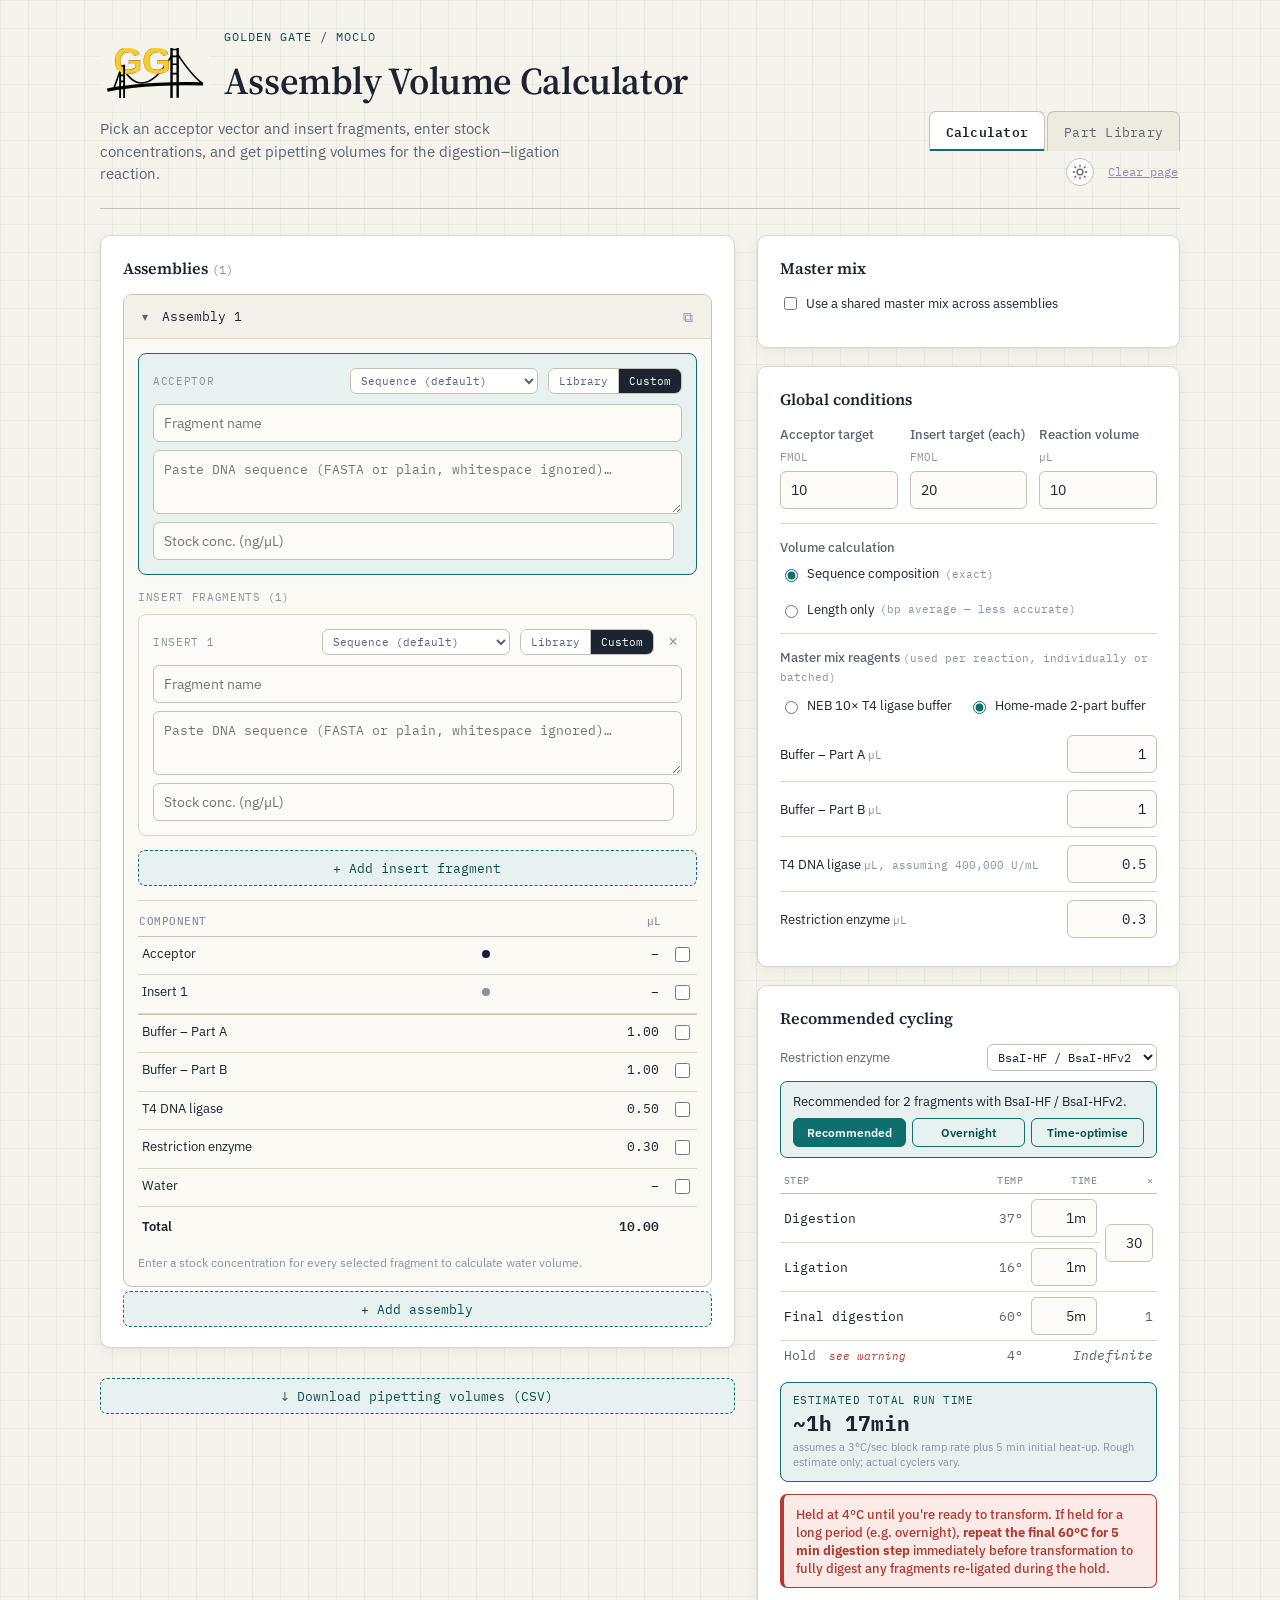
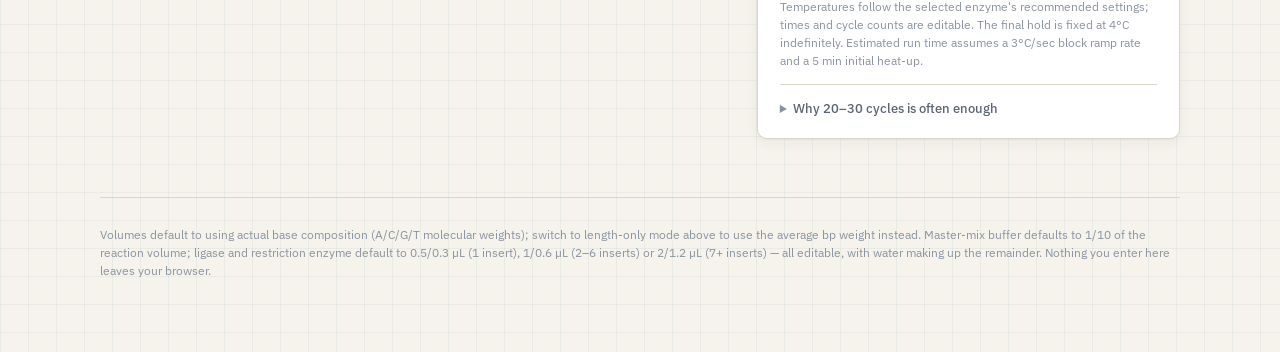
<file: index.html>
<!DOCTYPE html>
<html lang="en">
<head>
<meta charset="UTF-8">
<meta name="viewport" content="width=device-width, initial-scale=1.0">
<title>Golden Gate Assembly Calculator</title>
<script>
(function(){
  try {
    var stored = localStorage.getItem('gg-calc-theme');
    if (stored === 'light' || stored === 'dark') document.documentElement.setAttribute('data-theme', stored);
  } catch(e){}
})();
</script>
<link rel="preconnect" href="https://fonts.googleapis.com">
<link rel="preconnect" href="https://fonts.gstatic.com" crossorigin>
<link href="https://fonts.googleapis.com/css2?family=Source+Serif+4:opsz,wght@8..60,400;8..60,500;8..60,600;8..60,700&family=IBM+Plex+Sans:wght@400;500;600&family=IBM+Plex+Mono:wght@400;500;600&display=swap" rel="stylesheet">
<link rel="stylesheet" href="css/styles.css">
<link rel="icon" type="image/svg+xml" href="images/logo.svg">
</head>
<body>
<div class="page">

  <header class="site-header">
    <div class="titles">
      <div class="title-row">
        <img src="images/logo.svg" alt="" class="site-logo">
        <div>
          <p class="eyebrow">Golden Gate / MoClo</p>
          <h1>Assembly Volume Calculator</h1>
        </div>
      </div>
      <p class="dek">Pick an acceptor vector and insert fragments, enter stock concentrations, and get pipetting volumes for the digestion&ndash;ligation reaction.</p>
    </div>
    <div class="header-actions">
      <nav class="tabs" role="tablist">
        <button class="tab-btn active" data-tab="calc" role="tab" aria-selected="true">Calculator</button>
        <button class="tab-btn" data-tab="db" role="tab" aria-selected="false">Part Library</button>
      </nav>
      <div class="header-actions-row">
        <button id="theme-toggle-btn" class="theme-toggle-btn" type="button" title="Toggle dark mode" aria-label="Switch to dark mode">
          <svg class="icon-sun" viewBox="0 0 20 20" width="16" height="16" fill="none" stroke="currentColor" stroke-width="1.6" stroke-linecap="round">
            <circle cx="10" cy="10" r="3.6"/>
            <path d="M10 1.5v2M10 16.5v2M3.5 3.5l1.4 1.4M15.1 15.1l1.4 1.4M1.5 10h2M16.5 10h2M3.5 16.5l1.4-1.4M15.1 4.9l1.4-1.4"/>
          </svg>
          <svg class="icon-moon" viewBox="0 0 20 20" width="16" height="16" fill="none" stroke="currentColor" stroke-width="1.6" stroke-linecap="round" stroke-linejoin="round">
            <path d="M17 11.2A7 7 0 0 1 8.8 3 7.4 7.4 0 1 0 17 11.2Z"/>
          </svg>
        </button>
        <button id="clear-page-btn" class="clear-btn" type="button">Clear page</button>
      </div>
    </div>
  </header>

  <main>
    <section id="tab-calc" class="tab-panel">
      <div class="calc-grid">
        <div class="calc-main">

          <div class="card">
            <h2>Assemblies <span class="count" id="assembly-count"></span></h2>
            <div id="assembly-list"></div>
            <button id="add-assembly-btn" class="btn-add" type="button">+ Add assembly</button>
          </div>

          <button id="download-csv-btn" class="btn-add" type="button">&darr; Download pipetting volumes (CSV)</button>

        </div>

        <aside class="calc-side">
          <div class="card">
            <h2>Master mix</h2>
            <label class="radio-option mm-toggle-row">
              <input type="checkbox" id="in-mmEnabled"> Use a shared master mix across assemblies
            </label>
            <div id="mastermix-batch"></div>
          </div>

          <div class="card">
            <h2>Global conditions</h2>
            <div class="setup-fields">
              <label>Acceptor target <span class="unit">FMOL</span>
                <input type="number" id="in-accFmol" value="10" min="0" step="any">
                <button type="button" class="reset-link" id="reset-accFmol" hidden>reset</button>
              </label>
              <label>Insert target (each) <span class="unit">FMOL</span>
                <input type="number" id="in-insFmol" value="20" min="0" step="any">
                <button type="button" class="reset-link" id="reset-insFmol" hidden>reset</button>
              </label>
              <label>Reaction volume <span class="unit">&micro;L</span>
                <input type="number" id="in-totalVol" value="10" min="0" step="any">
              </label>
            </div>
            <div class="calc-mode-row">
              <span class="field-label">Volume calculation</span>
              <div class="radio-row">
                <label class="radio-option"><input type="radio" name="calcMode" value="sequence" checked> Sequence composition <span class="unit">(exact)</span></label>
                <label class="radio-option"><input type="radio" name="calcMode" value="length"> Length only <span class="unit">(bp average &mdash; less accurate)</span></label>
              </div>
            </div>
            <div class="mm-settings-row">
              <span class="field-label">Master mix reagents <span class="unit">(used per reaction, individually or batched)</span></span>
              <div id="mastermix-fields"></div>
            </div>
          </div>

          <div class="card">
            <h2>Recommended cycling</h2>
            <div id="cycling-enzyme-select"></div>
            <div id="cycling-suggest"></div>
            <div id="cycling-table-wrap"></div>
            <div class="cycling-total-box" id="cycling-total"></div>
            <div id="cycling-hold-warning"></div>
            <p class="note">Temperatures follow the selected enzyme's recommended settings; times and cycle counts are editable. The final hold is fixed at 4&deg;C indefinitely. Estimated run time assumes a 3&deg;C/sec block ramp rate and a 5 min initial heat-up.</p>

            <details class="cyc-evidence">
              <summary class="field-label">Why 20&ndash;30 cycles is often enough</summary>

              <p class="cyc-chart-title">Efficiency <span class="unit">blue colonies / 100&nbsp;&micro;l outgrowth</span></p>
              <svg class="cyc-chart" viewBox="0 0 320 150" role="img" aria-label="Line chart: assembly efficiency rises from 0 to about 146 blue colonies as cycle count increases from 0 to 60 cycles, with no plateau.">
                <line x1="30" y1="10" x2="312" y2="10" class="cyc-grid-line"/>
                <line x1="30" y1="69" x2="312" y2="69" class="cyc-grid-line"/>
                <line x1="30" y1="128" x2="312" y2="128" class="cyc-axis-line"/>
                <text x="26" y="13.5" text-anchor="end" class="cyc-axis-label">160</text>
                <text x="26" y="72.5" text-anchor="end" class="cyc-axis-label">80</text>
                <text x="26" y="131.5" text-anchor="end" class="cyc-axis-label">0</text>
                <text x="30" y="142" text-anchor="middle" class="cyc-axis-label">0</text>
                <text x="100.5" y="142" text-anchor="middle" class="cyc-axis-label">15</text>
                <text x="171" y="142" text-anchor="middle" class="cyc-axis-label">30</text>
                <text x="241.5" y="142" text-anchor="middle" class="cyc-axis-label">45</text>
                <text x="312" y="142" text-anchor="middle" class="cyc-axis-label">60</text>
                <line x1="171" y1="10" x2="171" y2="128" class="cyc-ref-line"/>
                <polygon class="cyc-band" points="30,128 100.5,112.5 171,85.2 241.5,55.0 312,13.6 312,27.7 241.5,59.4 171,91.9 100.5,119.9 30,128"/>
                <polyline class="cyc-line" points="30,128 100.5,116.2 171,88.9 241.5,57.2 312,20.3"/>
                <circle cx="30" cy="128" r="3" class="cyc-dot"><title>0 cycles: 0</title></circle>
                <circle cx="100.5" cy="116.2" r="3" class="cyc-dot"><title>15 cycles: 16 avg (range 11&ndash;21)</title></circle>
                <circle cx="171" cy="88.9" r="3" class="cyc-dot"><title>30 cycles: 53 avg (range 49&ndash;58)</title></circle>
                <circle cx="241.5" cy="57.2" r="3" class="cyc-dot"><title>45 cycles: 96 avg (range 93&ndash;99)</title></circle>
                <circle cx="312" cy="20.3" r="3.5" class="cyc-dot cyc-dot-end"><title>60 cycles: 146 avg (range 136&ndash;155)</title></circle>
                <text x="300" y="13" text-anchor="end" class="cyc-value-label">146</text>
              </svg>

              <p class="cyc-chart-title">Accuracy <span class="unit">% colonies with correct insert</span></p>
              <svg class="cyc-chart" viewBox="0 0 320 150" role="img" aria-label="Line chart: assembly accuracy jumps from 0 to about 80% by 15 cycles, then plateaus around 91-93% from 30 cycles onward.">
                <line x1="30" y1="10" x2="312" y2="10" class="cyc-grid-line"/>
                <line x1="30" y1="69" x2="312" y2="69" class="cyc-grid-line"/>
                <line x1="30" y1="128" x2="312" y2="128" class="cyc-axis-line"/>
                <text x="26" y="13.5" text-anchor="end" class="cyc-axis-label">100</text>
                <text x="26" y="72.5" text-anchor="end" class="cyc-axis-label">50</text>
                <text x="26" y="131.5" text-anchor="end" class="cyc-axis-label">0</text>
                <text x="30" y="142" text-anchor="middle" class="cyc-axis-label">0</text>
                <text x="100.5" y="142" text-anchor="middle" class="cyc-axis-label">15</text>
                <text x="171" y="142" text-anchor="middle" class="cyc-axis-label">30</text>
                <text x="241.5" y="142" text-anchor="middle" class="cyc-axis-label">45</text>
                <text x="312" y="142" text-anchor="middle" class="cyc-axis-label">60</text>
                <line x1="171" y1="10" x2="171" y2="128" class="cyc-ref-line"/>
                <polygon class="cyc-band" points="30,128 100.5,15.9 171,17.1 241.5,15.9 312,15.9 312,19.4 241.5,20.6 171,24.2 100.5,51.3 30,128"/>
                <polyline class="cyc-line" points="30,128 100.5,33.6 171,20.6 241.5,18.3 312,17.7"/>
                <circle cx="30" cy="128" r="3" class="cyc-dot"><title>0 cycles: 0%</title></circle>
                <circle cx="100.5" cy="33.6" r="3" class="cyc-dot"><title>15 cycles: 80% avg (range 65&ndash;95%)</title></circle>
                <circle cx="171" cy="20.6" r="3" class="cyc-dot"><title>30 cycles: 91% avg (range 88&ndash;94%)</title></circle>
                <circle cx="241.5" cy="18.3" r="3" class="cyc-dot"><title>45 cycles: 93% avg (range 91&ndash;95%)</title></circle>
                <circle cx="312" cy="17.7" r="3.5" class="cyc-dot cyc-dot-end"><title>60 cycles: 93.5% avg (range 92&ndash;95%)</title></circle>
                <text x="300" y="10" text-anchor="end" class="cyc-value-label">93.5%</text>
              </svg>

              <div class="cyc-chart-legend">
                <span class="cyc-legend-item"><span class="legend-swatch legend-line"></span>Average</span>
                <span class="cyc-legend-item"><span class="legend-swatch legend-band"></span>Duplicate range</span>
                <span class="cyc-legend-item"><span class="legend-swatch legend-dash"></span>~30 cycles</span>
              </div>

              <p class="note">Efficiency keeps climbing through 60 cycles, but accuracy plateaus around 90&ndash;93% by roughly 30 cycles &mdash; cycles beyond that mainly buy more colonies, not more correct ones. Values are approximate, read from an internal two-duplicate pilot; illustrative only.</p>

              <details class="cyc-data-details">
                <summary>Show data table</summary>
                <table class="cyc-data-table">
                  <thead><tr><th>Cycles</th><th>Efficiency avg (range)</th><th>Accuracy avg (range)</th></tr></thead>
                  <tbody>
                    <tr><td>0</td><td>0</td><td>0%</td></tr>
                    <tr><td>15</td><td>16 (11&ndash;21)</td><td>80% (65&ndash;95%)</td></tr>
                    <tr><td>30</td><td>53 (49&ndash;58)</td><td>91% (88&ndash;94%)</td></tr>
                    <tr><td>45</td><td>96 (93&ndash;99)</td><td>93% (91&ndash;95%)</td></tr>
                    <tr><td>60</td><td>146 (136&ndash;155)</td><td>93.5% (92&ndash;95%)</td></tr>
                  </tbody>
                </table>
              </details>
            </details>
          </div>
        </aside>
      </div>
    </section>

    <section id="tab-db" class="tab-panel" hidden>
      <div class="card my-parts-card">
        <div class="my-parts-heading">
          <h2>My saved parts <span class="count" id="user-parts-count"></span></h2>
          <div class="my-parts-io">
            <button type="button" id="mp-download-btn" class="icon-btn">Download backup</button>
            <button type="button" id="mp-restore-btn" class="icon-btn">Restore backup</button>
            <input type="file" id="mp-restore-input" accept="application/json,.json" hidden>
            <button type="button" id="mp-csv-btn" class="icon-btn">Add parts from CSV</button>
            <input type="file" id="mp-csv-input" accept="text/csv,.csv" hidden>
            <button type="button" id="mp-gb-btn" class="icon-btn">Add from GenBank</button>
            <input type="file" id="mp-gb-input" accept=".gb,.gbk,.genbank,.txt,text/plain" multiple hidden>
          </div>
        </div>
        <p class="note">Remember a fragment by name and length when you don't have (or don't need) the full sequence &mdash; handy for backbones and parts the lab reuses often. Saved parts appear here and in the search below. Add parts from CSV to bulk-import a spreadsheet (columns: name, description, length in bp, and an optional 4th column &mdash; "acceptor" or "insert", defaults to insert). Add from GenBank reads one or more .gb/.gbk files' LOCUS/DEFINITION/ORIGIN (e.g. downloaded from Addgene or a sequencing provider) &mdash; select a single file with one record to review it in the form below first, or select multiple files/a multi-record file to import them all straight away. Only the name, description and calculated length are kept, not the sequence itself.</p>
        <p class="warning">These parts are cached in this browser only &mdash; they are <strong>not</strong> stored on a server or synced anywhere. Clearing your browser data will delete them. Use Download backup regularly and keep the file somewhere safe; you are responsible for your own backups.</p>
        <div class="my-parts-seqcalc">
          <input type="text" id="mp-seq" placeholder="Paste a sequence here to auto-calculate its length&hellip;">
          <span class="note" id="mp-seq-result"></span>
        </div>
        <div class="my-parts-form">
          <input type="text" id="mp-name" placeholder="Part name">
          <input type="text" id="mp-desc" placeholder="Description (optional)">
          <input type="number" id="mp-len" min="1" step="1" placeholder="Length (bp)">
          <select id="mp-role" title="Where this part can be used from the library">
            <option value="insert">Use as: Insert</option>
            <option value="acceptor">Use as: Acceptor vector</option>
          </select>
          <button type="button" id="mp-add-btn" class="btn-add">+ Add part</button>
        </div>
        <div id="my-parts-list"></div>
      </div>

      <div class="db-controls">
        <input type="search" id="db-search" placeholder="Search parts by name or details&hellip;">
        <div class="db-kit-filters" id="db-kit-filters"></div>
        <div class="db-filters" id="db-filters"></div>
      </div>
      <div class="db-table-wrap">
        <div class="db-table-scroll">
          <table class="db-table">
            <thead><tr><th>Name</th><th>Category</th><th>Length</th><th>Details</th><th></th></tr></thead>
            <tbody id="db-tbody"></tbody>
          </table>
        </div>
      </div>
      <p class="db-count" id="db-count"></p>
    </section>
  </main>

  <footer class="site-footer">
    <p>Volumes default to using actual base composition (A/C/G/T molecular weights); switch to length-only mode above to use the average bp weight instead. Master-mix buffer defaults to 1/10 of the reaction volume; ligase and restriction enzyme default to 0.5/0.3&nbsp;&micro;L (1 insert), 1/0.6&nbsp;&micro;L (2&ndash;6 inserts) or 2/1.2&nbsp;&micro;L (7+ inserts) &mdash; all editable, with water making up the remainder. Nothing you enter here leaves your browser.</p>
  </footer>
</div>

<script src="js/app.js"></script>
<script>
(function(){
  var STORAGE_KEY = 'gg-calc-theme';
  var root = document.documentElement;
  var btn = document.getElementById('theme-toggle-btn');
  var mql = window.matchMedia('(prefers-color-scheme: dark)');

  function effectiveTheme(){
    var stored = root.getAttribute('data-theme');
    if (stored === 'light' || stored === 'dark') return stored;
    return mql.matches ? 'dark' : 'light';
  }
  function updateIcon(){
    var isDark = effectiveTheme() === 'dark';
    var label = isDark ? 'Switch to light mode' : 'Switch to dark mode';
    btn.setAttribute('aria-label', label);
    btn.title = label;
    btn.classList.toggle('is-dark', isDark);
  }
  btn.addEventListener('click', function(){
    var next = effectiveTheme() === 'dark' ? 'light' : 'dark';
    root.setAttribute('data-theme', next);
    try { localStorage.setItem(STORAGE_KEY, next); } catch(e){}
    updateIcon();
  });
  if (mql.addEventListener) mql.addEventListener('change', function(){ if (!root.hasAttribute('data-theme')) updateIcon(); });
  updateIcon();
})();
</script>
</body>
</html>
</file>
<file: css/styles.css>
:root{
    color-scheme: light;
    --paper:#F5F3EC;
    --grid-line: rgba(15,80,90,0.055);
    --ink:#1B2430;
    --ink-soft:#5B6472;
    --ink-faint:#8A93A0;
    --line:#DAD6C8;
    --line-strong:#C7C2B0;
    --card-bg:#FFFFFF;
    --surface-1:#FCFBF8;
    --surface-2:#F2F0E8;
    --surface-3:#FAF9F4;
    --surface-4:#EDEAE0;
    --surface-4-hover:#E4E0D3;
    --pill-bg:#EFEDE4;
    --accent:#0F6E6E;
    --accent-ink:#0A4F4F;
    --accent-bg:#E7F1EF;
    --accent-bg-hover:#DCEDEA;
    --warn:#B23A2F;
    --warn-bg:#FBEAE8;
    --solid-chip-bg:#1B2430;
    --solid-chip-ink:#FFFFFF;
    --radius:10px;
    --shadow: 0 1px 2px rgba(20,30,40,0.04), 0 4px 14px rgba(20,30,40,0.05);
    --font-display: 'Source Serif 4', Georgia, 'Times New Roman', serif;
    --font-ui: 'IBM Plex Sans', -apple-system, BlinkMacSystemFont, 'Segoe UI', sans-serif;
    --font-mono: 'IBM Plex Mono', ui-monospace, SFMono-Regular, Menlo, monospace;
  }

  /* ---------- Dark mode ---------- */
  @media (prefers-color-scheme: dark){
    :root:not([data-theme="light"]){
      color-scheme: dark;
      --paper:#15191D;
      --grid-line: rgba(255,255,255,0.035);
      --ink:#E6E4DD;
      --ink-soft:#A8AFB8;
      --ink-faint:#747C87;
      --line:#2A3138;
      --line-strong:#3A424B;
      --card-bg:#1B2126;
      --surface-1:#20262C;
      --surface-2:#262E35;
      --surface-3:#1F262C;
      --surface-4:#262E35;
      --surface-4-hover:#2E373F;
      --pill-bg:#2A323A;
      --accent:#1C8B82;
      --accent-ink:#6FD6CB;
      --accent-bg:#173330;
      --accent-bg-hover:#1E403C;
      --warn:#D9584B;
      --warn-bg:#3A211D;
      --solid-chip-bg:#E6E4DD;
      --solid-chip-ink:#15191D;
      --shadow: 0 1px 2px rgba(0,0,0,0.3), 0 4px 14px rgba(0,0,0,0.35);
    }
  }
  :root[data-theme="dark"]{
    color-scheme: dark;
    --paper:#15191D;
    --grid-line: rgba(255,255,255,0.035);
    --ink:#E6E4DD;
    --ink-soft:#A8AFB8;
    --ink-faint:#747C87;
    --line:#2A3138;
    --line-strong:#3A424B;
    --card-bg:#1B2126;
    --surface-1:#20262C;
    --surface-2:#262E35;
    --surface-3:#1F262C;
    --surface-4:#262E35;
    --surface-4-hover:#2E373F;
    --pill-bg:#2A323A;
    --accent:#1C8B82;
    --accent-ink:#6FD6CB;
    --accent-bg:#173330;
    --accent-bg-hover:#1E403C;
    --warn:#D9584B;
    --warn-bg:#3A211D;
    --solid-chip-bg:#E6E4DD;
    --solid-chip-ink:#15191D;
    --shadow: 0 1px 2px rgba(0,0,0,0.3), 0 4px 14px rgba(0,0,0,0.35);
  }

  *{ box-sizing:border-box; }
  html{ -webkit-text-size-adjust:100%; }
  body{
    margin:0;
    font-family:var(--font-ui);
    color:var(--ink);
    background-color:var(--paper);
    background-image:
      linear-gradient(var(--grid-line) 1px, transparent 1px),
      linear-gradient(90deg, var(--grid-line) 1px, transparent 1px);
    background-size: 28px 28px;
    line-height:1.5;
    -webkit-font-smoothing:antialiased;
  }
  a{ color:var(--accent-ink); }
  h1,h2,h3{ font-family:var(--font-display); font-weight:600; margin:0; }
  .mono{ font-family:var(--font-mono); }

  :focus-visible{ outline:2px solid var(--accent); outline-offset:2px; }

  .page{ max-width:1120px; margin:0 auto; padding:28px 20px 60px; }

  /* ---------- Header ---------- */
  .site-header{
    position:relative;
    display:flex; flex-wrap:wrap; gap:20px; align-items:flex-end; justify-content:space-between;
    padding-bottom:22px; margin-bottom:26px;
    border-bottom:1px solid var(--line-strong);
  }
  .eyebrow{
    font-family:var(--font-mono); font-size:11.5px; letter-spacing:.09em; text-transform:uppercase;
    color:var(--accent-ink); margin:0 0 8px;
  }
  .site-header h1{ font-size:clamp(28px,4vw,38px); letter-spacing:-0.01em; margin-bottom:8px; }
  .dek{ margin:0; max-width:52ch; color:var(--ink-soft); font-size:15px; }

  .header-actions{ display:flex; flex-direction:column; align-items:flex-end; gap:8px; align-self:flex-end; }
  .header-actions-row{ display:flex; align-items:center; gap:12px; }
  .clear-btn{
    font-family:var(--font-mono); font-size:11.5px; color:var(--ink-faint); background:none;
    border:none; padding:2px 2px; cursor:pointer; text-decoration:underline;
  }
  .clear-btn:hover{ color:var(--warn); }

  .theme-toggle-btn{
    display:inline-flex; align-items:center; justify-content:center; width:28px; height:28px;
    border:1px solid var(--line-strong); border-radius:50%; background:var(--card-bg); color:var(--ink-soft);
    cursor:pointer; padding:0; flex:0 0 auto;
  }
  .theme-toggle-btn:hover{ border-color:var(--accent); color:var(--accent-ink); }
  .theme-toggle-btn .icon-moon{ display:none; }
  .theme-toggle-btn.is-dark .icon-sun{ display:none; }
  .theme-toggle-btn.is-dark .icon-moon{ display:block; }

  .tabs{ display:flex; gap:2px; align-self:flex-end; }
  .tab-btn{
    font-family:var(--font-mono); font-size:12.5px; letter-spacing:.02em;
    background:var(--surface-4); color:var(--ink-soft); border:1px solid var(--line-strong); border-bottom:none;
    padding:9px 16px 8px; border-radius:7px 7px 0 0; cursor:pointer;
    position:relative; top:1px;
  }
  .tab-btn.active{ background:var(--card-bg); color:var(--ink); font-weight:600; box-shadow: 0 -2px 0 var(--accent) inset; }
  .tab-btn:hover:not(.active){ background:var(--surface-4-hover); }

  main{ position:relative; z-index:1; }
  .tab-panel[hidden]{ display:none; }

  /* ---------- Cards / layout ---------- */
  .card{
    background:var(--card-bg); border:1px solid var(--line);
    border-radius:var(--radius); padding:20px 22px; margin-bottom:18px;
    box-shadow:var(--shadow);
  }
  .card h2{ font-size:16px; margin-bottom:14px; }
  .card h2 .count{ font-family:var(--font-mono); font-weight:400; font-size:12px; color:var(--ink-faint); }

  .calc-grid{ display:grid; grid-template-columns: 1.5fr 1fr; gap:22px; align-items:start; }
  .calc-side{ position:sticky; top:20px; }
  @media (max-width: 880px){
    .calc-grid{ grid-template-columns: 1fr; }
    .calc-side{ position:static; }
  }

  .setup-fields{ display:grid; grid-template-columns: repeat(3, 1fr); gap:12px; }
  .setup-fields label{
    display:flex; flex-direction:column; gap:5px; font-size:12.5px; color:var(--ink-soft); font-weight:500;
    min-width:0;
  }
  .setup-fields input{ font-family:var(--font-mono); font-size:15px; width:100%; }
  .setup-fields .reset-link{ align-self:flex-start; }
  @media (max-width: 420px){
    .setup-fields{ grid-template-columns: 1fr; }
  }
  .unit{ font-family:var(--font-mono); color:var(--ink-faint); font-weight:400; font-size:11px; }

  input[type=number], input[type=text], input[type=search], textarea{
    font-family:var(--font-ui); font-size:14px; color:var(--ink);
    background:var(--surface-1); border:1px solid var(--line-strong); border-radius:6px;
    padding:9px 10px; width:100%;
  }
  input:focus, textarea:focus{ border-color:var(--accent); }
  textarea{ font-family:var(--font-mono); font-size:12.5px; resize:vertical; min-height:64px; line-height:1.45; }

  /* ---------- Part rows (combobox) ---------- */
  .part-row{
    border:1px solid var(--line); border-radius:8px; padding:14px; margin-bottom:12px; background:var(--surface-1);
    position:relative;
  }
  .part-row:last-child{ margin-bottom:0; }
  .part-row-acceptor{ background:var(--accent-bg); border-color:var(--accent); }
  .part-row-head{ display:flex; justify-content:space-between; align-items:center; gap:8px; margin-bottom:10px; }
  .part-row-label{ font-family:var(--font-mono); font-size:11px; color:var(--ink-faint); text-transform:uppercase; letter-spacing:.06em; }
  .row-actions{ display:flex; gap:10px; align-items:center; flex-wrap:wrap; justify-content:flex-end; }
  .link-btn{
    background:none; border:none; padding:0; font-family:var(--font-ui); font-size:12px; color:var(--accent-ink);
    text-decoration:underline; cursor:pointer;
  }
  .remove-btn{
    background:none; border:none; color:var(--ink-faint); cursor:pointer; font-size:16px; line-height:1; padding:2px 4px;
  }
  .remove-btn:hover{ color:var(--warn); }
  .duplicate-btn{
    background:none; border:none; color:var(--ink-faint); cursor:pointer; font-size:14px; line-height:1; padding:2px 4px;
    flex:0 0 auto;
  }
  .duplicate-btn:hover{ color:var(--accent-ink); }

  .combo-wrap{ position:relative; }
  .combo-input-row{ display:flex; gap:8px; }
  .combo-input-row input{ flex:1 1 auto; }
  .conc-input{ width:120px; flex:0 0 120px; }
  .combo-panel{
    position:absolute; z-index:20; top:calc(100% + 4px); left:0; right:0;
    background:var(--card-bg); border:1px solid var(--line-strong); border-radius:8px; box-shadow:var(--shadow);
    max-height:280px; overflow-y:auto; padding:4px;
  }
  .combo-panel[hidden]{ display:none; }
  .combo-item{
    display:flex; align-items:center; gap:8px; padding:7px 9px; border-radius:6px; cursor:pointer; font-size:13px;
  }
  .combo-item:hover, .combo-item.active{ background:var(--accent-bg); }
  .combo-item .ci-name{ flex:1 1 auto; overflow:hidden; text-overflow:ellipsis; white-space:nowrap; }
  .combo-item .ci-len{ font-family:var(--font-mono); font-size:11px; color:var(--ink-faint); }
  .combo-empty{ padding:10px; font-size:12.5px; color:var(--ink-faint); }

  .selected-chip{ display:flex; align-items:center; gap:8px; flex-wrap:wrap; margin-top:8px; font-size:12.5px; color:var(--ink-soft); }
  .selected-chip .chip-len{ font-family:var(--font-mono); color:var(--ink-faint); }

  .cat-dot{ width:8px; height:8px; border-radius:50%; flex:0 0 auto; display:inline-block; }
  .cat-pill{
    display:inline-flex; align-items:center; gap:5px; font-family:var(--font-mono); font-size:10.5px;
    padding:2px 7px; border-radius:20px; background:var(--pill-bg); color:var(--ink-soft); white-space:nowrap;
  }

  .custom-fields{ display:flex; flex-direction:column; gap:8px; }
  .custom-fields .conc-row{ display:flex; gap:8px; }
  .custom-fields .conc-row input{ flex:1 1 0; min-width:0; }

  .btn-add{
    font-family:var(--font-mono); font-size:12.5px; color:var(--accent-ink); background:var(--accent-bg);
    border:1px dashed var(--accent); border-radius:7px; padding:9px 14px; cursor:pointer; width:100%; margin-top:4px;
  }
  .btn-add:hover{ background:var(--accent-bg-hover); }

  .assembly-name-input{ font-family:var(--font-mono); font-size:13px; color:var(--ink-soft); background:var(--surface-2); }

  /* ---------- Assembly cards ---------- */
  .assembly-card{
    border:1px solid var(--line-strong); border-radius:9px; background:var(--surface-3); margin-bottom:14px; overflow:hidden;
  }
  .assembly-card:last-child{ margin-bottom:0; }
  .assembly-head{
    display:flex; align-items:center; gap:10px; padding:12px 14px; background:var(--surface-2);
    border-bottom:1px solid var(--line);
  }
  .assembly-collapse{
    background:none; border:none; cursor:pointer; color:var(--ink-soft); font-size:12px; padding:2px 4px; line-height:1;
    flex:0 0 auto;
  }
  .assembly-name{ flex:1 1 auto; font-size:13px; color:var(--ink); overflow:hidden; text-overflow:ellipsis; white-space:nowrap; }
  .assembly-body{ padding:14px; }
  .assembly-body .part-row{ margin-bottom:10px; }
  .assembly-subhead{
    display:flex; align-items:center; justify-content:space-between; font-family:var(--font-mono); font-size:11px;
    color:var(--ink-faint); text-transform:uppercase; letter-spacing:.06em; margin:14px 0 8px;
  }
  .assembly-subhead .count{ font-weight:400; text-transform:none; letter-spacing:0; }
  .assembly-results{ margin-top:14px; padding-top:12px; border-top:1px solid var(--line); }
  .assembly-results .results-table{ margin-bottom:0; }

  /* ---------- Checkbox cells ---------- */
  .results-table td.chk{ width:24px; text-align:center; padding-left:8px; }
  .results-table th:last-child{ width:24px; }
  .row-check{ width:15px; height:15px; accent-color:var(--accent); cursor:pointer; }

  #mm-batch-caption{ margin-top:8px; margin-bottom:10px; }
  #download-csv-btn{ margin-top:12px; }

  .mm-toggle-row{ margin-bottom:14px; }
  .mm-calc-hint{ font-size:10px; color:var(--ink-faint); white-space:nowrap; margin-right:8px; display:inline-block; }
  .mm-settings-row{ margin-top:14px; padding-top:14px; border-top:1px solid var(--line); }
  .mm-settings-row .field-label{ margin-bottom:10px; }

  /* ---------- Header logo ---------- */
  .title-row{ display:flex; align-items:center; gap:14px; }
  .site-logo{
    height:56px; width:auto; display:block; flex:0 0 auto;
    background:#F5F3EC; border-radius:8px; padding:4px; box-sizing:content-box;
  }

  /* ---------- Segmented mode toggle ---------- */
  .mode-toggle{ display:inline-flex; border:1px solid var(--line-strong); border-radius:7px; overflow:hidden; }
  .mode-btn{
    font-family:var(--font-mono); font-size:11px; padding:5px 10px; background:var(--card-bg); color:var(--ink-soft);
    border:none; cursor:pointer;
  }
  .mode-btn + .mode-btn{ border-left:1px solid var(--line-strong); }
  .mode-btn.active{ background:var(--solid-chip-bg); color:var(--solid-chip-ink); }

  .calc-mode-select{
    font-family:var(--font-mono); font-size:10.5px; padding:4px 20px 4px 6px; border:1px solid var(--line-strong);
    border-radius:6px; background:var(--card-bg); color:var(--ink-soft); max-width:190px;
  }
  .calc-mode-forced{
    font-family:var(--font-mono); font-size:10.5px; padding:4px 8px; border:1px dashed var(--line-strong);
    border-radius:6px; color:var(--ink-faint); background:var(--surface-2); cursor:help;
  }

  /* ---------- Radio rows (buffer type / calc mode) ---------- */
  .radio-row{ display:flex; flex-wrap:wrap; gap:16px; margin-bottom:12px; }
  .field-label{ display:block; font-size:12.5px; color:var(--ink-soft); font-weight:500; margin-bottom:8px; }
  .radio-option{ display:flex; align-items:center; gap:6px; font-size:13px; color:var(--ink); cursor:pointer; }
  .radio-option input{ width:auto; accent-color:var(--accent); }
  .calc-mode-row{ margin-top:14px; padding-top:14px; border-top:1px solid var(--line); }

  /* ---------- Master mix fields ---------- */
  .mm-field{ display:flex; flex-wrap:wrap; align-items:center; justify-content:space-between; gap:10px; padding:8px 0; border-bottom:1px solid var(--line); font-size:13px; }
  .mm-field:last-child{ border-bottom:none; }
  .mm-field-input{ display:flex; align-items:center; gap:8px; }
  .mm-field-input input{ width:90px; font-family:var(--font-mono); text-align:right; }
  .reset-link{
    background:none; border:none; padding:0; font-family:var(--font-mono); font-size:10.5px; color:var(--accent-ink);
    text-decoration:underline; cursor:pointer; white-space:nowrap;
  }

  /* ---------- Results ---------- */
  .results-table{ width:100%; border-collapse:collapse; font-size:13px; }
  .results-table th{
    text-align:left; font-family:var(--font-mono); font-size:10.5px; text-transform:uppercase; letter-spacing:.05em;
    color:var(--ink-faint); font-weight:500; padding-bottom:6px; border-bottom:1px solid var(--line-strong);
  }
  .results-table td{ padding:7px 4px; border-bottom:1px solid var(--line); vertical-align:top; }
  .results-table tr:last-child td{ border-bottom:none; }
  .results-table td.num{ font-family:var(--font-mono); text-align:right; white-space:nowrap; }
  .results-table td.rname{ max-width:220px; overflow:hidden; text-overflow:ellipsis; }
  .results-table tr.subtotal td{ padding-top:10px; }
  .results-table tr.divider td{ border-bottom:1px solid var(--line-strong); padding:0; }
  .results-table tr.total td{ font-weight:600; padding-top:10px; border-top:1px solid var(--line-strong); border-bottom:none; }
  .results-table td.dim{ color:var(--ink-faint); }
  .results-table .neg{ color:var(--warn); font-weight:600; }

  .warning{
    margin:12px 0 0; padding:10px 12px; border-radius:7px; background:var(--warn-bg); color:var(--warn);
    font-size:12.5px; line-height:1.45;
  }
  .cyc-time-warning p{ margin:0 0 10px; }
  .cyc-time-warning-btn{
    border-color:var(--warn); background:transparent; color:var(--warn);
  }
  .cyc-time-warning-btn:hover{ background:var(--warn); color:#fff; }
  .note{ margin:10px 0 0; font-size:12px; color:var(--ink-faint); line-height:1.5; }

  .cyc-suggest-box{
    padding:10px 12px; border-radius:7px; background:var(--accent-bg); border:1px solid var(--accent); margin-bottom:10px;
  }
  .cyc-suggest-line{
    margin:0 0 6px; font-size:12.5px; color:var(--ink); line-height:1.45;
    white-space:nowrap; overflow:hidden; text-overflow:ellipsis;
  }
  .cyc-suggest-line:last-of-type{ margin-bottom:8px; }
  .cyc-suggest-actions{ display:flex; flex-wrap:wrap; gap:6px; }
  .cyc-suggest-actions .btn-suggest{
    flex:1 1 0; min-width:0; padding:6px 6px; font-size:11.5px;
    white-space:nowrap; overflow:hidden; text-overflow:ellipsis;
  }
  .cyc-time-box{
    margin-top:10px; padding-top:10px; border-top:1px solid var(--accent);
  }
  .cyc-time-row{ display:flex; flex-wrap:wrap; align-items:center; gap:10px; }
  .cyc-time-row .mm-field-inline input{
    width:52px; height:32px; padding:0 8px; font-size:12.5px; box-sizing:border-box;
  }
  .cyc-time-row .btn-suggest{ height:32px; padding:0 14px; display:inline-flex; align-items:center; }
  .btn-suggest{
    font-family:var(--font-ui); font-size:12px; font-weight:600; padding:6px 12px; border-radius:6px;
    border:1px solid var(--accent); background:var(--accent); color:#fff; cursor:pointer;
    text-align:center;
  }
  .btn-suggest:hover{ background:var(--accent-ink); border-color:var(--accent-ink); }
  .btn-suggest-alt{ background:transparent; color:var(--accent-ink); }
  .btn-suggest-alt:hover{ background:var(--accent-bg); }
  .btn-suggest-alt.btn-suggest-active{ background:var(--accent); color:#fff; }
  .btn-suggest-alt.btn-suggest-active:hover{ background:var(--accent-ink); }

  .cycling-enzyme-field{
    display:flex; align-items:center; justify-content:space-between; gap:8px; margin-bottom:10px; font-size:12.5px; color:var(--ink-soft);
  }
  .cycling-enzyme-field select{
    font-family:var(--font-mono); font-size:12px; padding:4px 6px; border:1px solid var(--line-strong);
    border-radius:6px; background:var(--card-bg); color:var(--ink); max-width:170px;
  }

  .cycling-table{ width:100%; border-collapse:collapse; table-layout:fixed; font-size:12.5px; margin-top:4px; }
  .cycling-table col.col-temp{ width:38px; }
  .cycling-table col.col-time{ width:74px; }
  .cycling-table col.col-cyc{ width:56px; }
  .cycling-table th{
    font-family:var(--font-mono); font-size:10px; text-transform:uppercase; letter-spacing:.05em;
    color:var(--ink-faint); font-weight:500; text-align:left; padding:5px 4px; border-bottom:1px solid var(--line-strong);
  }
  .cycling-table th:not(:first-child){ text-align:right; }
  .cycling-table td{ font-family:var(--font-mono); padding:5px 4px; border-bottom:1px solid var(--line); overflow:hidden; text-overflow:ellipsis; white-space:nowrap; }
  .cycling-table tr:last-child td{ border-bottom:none; }
  .cyc-temp-static{ text-align:right; color:var(--ink-soft); }
  .cyc-temp-hot{ color:var(--warn); font-weight:600; }
  .cyc-hold-row td{ color:var(--ink-soft); }
  .cyc-hold-indefinite{ text-align:right; font-style:italic; }
  .cyc-hold-flag{ font-style:italic; font-size:11px; color:var(--warn); margin-left:5px; }
  .cyc-hold-note{
    margin-top:12px; border:1px solid var(--warn); border-left-width:4px; font-weight:500;
  }
  .cyc-input{
    font-family:var(--font-mono); font-size:12px; padding:3px 3px; border:1px solid var(--line-strong);
    border-radius:5px; background:var(--card-bg); text-align:right; width:100%; min-width:0; box-sizing:border-box;
  }

  .cycling-total-box{
    margin-top:12px; padding:10px 12px; background:var(--accent-bg); border:1px solid var(--accent); border-radius:8px;
  }
  .cycling-total-label{
    display:block; font-family:var(--font-mono); font-size:10.5px; text-transform:uppercase; letter-spacing:.05em;
    color:var(--accent-ink); margin-bottom:2px;
  }
  .cycling-total-value{ display:block; font-family:var(--font-mono); font-size:21px; font-weight:700; color:var(--ink); line-height:1.2; }
  .cycling-total-sub{ display:block; font-size:11px; color:var(--ink-faint); margin-top:4px; line-height:1.4; }

  /* ---------- Cycling evidence charts (efficiency/accuracy vs. cycle count) ---------- */
  .cyc-evidence{ margin-top:14px; padding-top:14px; border-top:1px solid var(--line); }
  .cyc-evidence > summary{ cursor:pointer; display:list-item; }
  .cyc-evidence > summary::marker{ color:var(--ink-faint); }
  .cyc-evidence:not([open]) > summary{ margin-bottom:0; }
  .cyc-chart-title{ font-size:12px; color:var(--ink-soft); font-weight:500; margin:12px 0 2px; }
  .cyc-chart-title:first-of-type{ margin-top:4px; }
  .cyc-chart-title .unit{ font-weight:400; color:var(--ink-faint); }
  .cyc-chart{ width:100%; height:auto; display:block; }
  .cyc-axis-line{ stroke:var(--line-strong); stroke-width:1; }
  .cyc-grid-line{ stroke:var(--grid-line); stroke-width:1; }
  .cyc-axis-label{ font-family:var(--font-mono); font-size:8.5px; fill:var(--ink-faint); }
  .cyc-ref-line{ stroke:var(--ink-faint); stroke-width:1; stroke-dasharray:2 2; }
  .cyc-band{ fill:var(--accent); fill-opacity:0.12; stroke:none; }
  .cyc-line{ fill:none; stroke:var(--accent); stroke-width:2; stroke-linejoin:round; stroke-linecap:round; }
  .cyc-dot{ fill:var(--card-bg); stroke:var(--accent); stroke-width:1.6; }
  .cyc-dot-end{ fill:var(--accent); }
  .cyc-value-label{ font-family:var(--font-mono); font-size:10px; font-weight:600; fill:var(--ink); }

  .cyc-chart-legend{ display:flex; flex-wrap:wrap; gap:12px; margin:6px 0 2px; font-size:11px; color:var(--ink-soft); }
  .cyc-legend-item{ display:inline-flex; align-items:center; gap:5px; }
  .legend-swatch{ display:inline-block; width:14px; flex:0 0 auto; }
  .legend-line{ height:2px; background:var(--accent); border-radius:1px; }
  .legend-band{ height:10px; background:var(--accent); opacity:.18; border-radius:2px; }
  .legend-dash{ height:0; border-top:1px dashed var(--ink-faint); }

  .cyc-data-details{ margin-top:8px; }
  .cyc-data-details summary{ cursor:pointer; color:var(--accent-ink); font-family:var(--font-mono); font-size:11px; }
  .cyc-data-table{ width:100%; border-collapse:collapse; margin-top:8px; font-size:11.5px; }
  .cyc-data-table th{
    text-align:left; font-family:var(--font-mono); font-size:9.5px; text-transform:uppercase; letter-spacing:.04em;
    color:var(--ink-faint); font-weight:500; padding:4px 6px; border-bottom:1px solid var(--line-strong);
  }
  .cyc-data-table td{ padding:4px 6px; border-bottom:1px solid var(--line); font-family:var(--font-mono); }
  .cyc-data-table tr:last-child td{ border-bottom:none; }

  .mm-field-inline{ display:flex; align-items:center; gap:6px; font-size:12px; color:var(--ink-soft); }
  .mm-field-inline input{ width:48px; font-family:var(--font-mono); text-align:right; }

  /* ---------- My saved parts ---------- */
  .my-parts-card{ margin-bottom:20px; }
  .my-parts-heading{ display:flex; align-items:center; justify-content:space-between; gap:12px; flex-wrap:wrap; }
  .my-parts-heading h2{ margin-bottom:0; }
  .my-parts-io{ display:flex; gap:8px; flex-wrap:wrap; }
  .my-parts-form{ display:flex; flex-wrap:wrap; gap:8px; margin-top:12px; }
  .my-parts-form input{ flex:1 1 160px; min-width:120px; }
  .my-parts-form input#mp-len{ flex:0 1 120px; }
  .my-parts-form select{
    flex:0 1 170px; font-family:var(--font-ui); font-size:13px; color:var(--ink);
    background:var(--surface-1); border:1px solid var(--line-strong); border-radius:6px; padding:9px 10px;
  }
  .my-parts-form .btn-add{ flex:0 0 auto; width:auto; margin-top:0; padding:9px 16px; }
  .role-select{
    font-family:var(--font-ui); font-size:12px; color:var(--ink);
    background:var(--surface-1); border:1px solid var(--line-strong); border-radius:6px; padding:5px 6px;
  }
  .my-parts-seqcalc{ display:flex; flex-wrap:wrap; align-items:center; gap:8px; margin-top:8px; }
  .my-parts-seqcalc input{ flex:1 1 260px; min-width:160px; font-family:var(--font-mono); font-size:12.5px; }
  .my-parts-seqcalc .icon-btn{ flex:0 0 auto; }
  .my-parts-seqcalc .note{ flex:0 0 auto; margin:0; }
  .my-parts-table{ margin-top:14px; border:1px solid var(--line); border-radius:8px; overflow:hidden; }
  .my-parts-table th{
    text-align:left; font-family:var(--font-mono); font-size:10.5px; text-transform:uppercase; letter-spacing:.05em;
    color:var(--ink-faint); font-weight:500; padding:8px 12px; border-bottom:1px solid var(--line-strong); background:var(--surface-3);
  }
  .my-parts-table td{ padding:8px 12px; border-bottom:1px solid var(--line); vertical-align:middle; font-size:13px; }
  .my-parts-table tr:last-child td{ border-bottom:none; }

  /* ---------- Database tab ---------- */
  .db-controls{ display:flex; flex-wrap:wrap; gap:10px 14px; align-items:center; margin-bottom:16px; }
  #db-search{ max-width:320px; }
  .db-filters{ display:flex; flex-wrap:wrap; gap:6px; }
  .db-kit-filters{ display:flex; flex-wrap:wrap; gap:6px; width:100%; order:-1; }
  .filter-chip{
    font-family:var(--font-mono); font-size:11px; padding:5px 10px; border-radius:20px; cursor:pointer;
    border:1px solid var(--line-strong); background:var(--card-bg); color:var(--ink-soft); display:inline-flex; align-items:center; gap:6px;
  }
  .filter-chip.active{ background:var(--solid-chip-bg); color:var(--solid-chip-ink); border-color:var(--solid-chip-bg); }
  .kit-chip{ font-weight:600; text-transform:uppercase; letter-spacing:.04em; font-size:10.5px; }

  .db-table-wrap{ background:var(--card-bg); border:1px solid var(--line); border-radius:var(--radius); box-shadow:var(--shadow); overflow:hidden; }
  .db-table{ width:100%; border-collapse:collapse; font-size:13px; }
  .db-table th{
    text-align:left; font-family:var(--font-mono); font-size:10.5px; text-transform:uppercase; letter-spacing:.05em;
    color:var(--ink-faint); font-weight:500; padding:10px 14px; border-bottom:1px solid var(--line-strong); background:var(--surface-3);
    position:sticky; top:0;
  }
  .db-table td{ padding:9px 14px; border-bottom:1px solid var(--line); vertical-align:middle; }
  .db-table tbody tr:hover{ background:var(--surface-3); }
  .db-table td.dname{ font-weight:500; }
  .db-table td.dlen{ font-family:var(--font-mono); color:var(--ink-soft); white-space:nowrap; }
  .db-table td.ddetails{ color:var(--ink-soft); font-size:12px; }
  .db-table td.dactions{ white-space:nowrap; text-align:right; }
  .db-table-scroll{ max-height:64vh; overflow-y:auto; }

  .icon-btn{
    font-family:var(--font-mono); font-size:11px; background:var(--card-bg); border:1px solid var(--line-strong);
    border-radius:6px; padding:5px 9px; cursor:pointer; color:var(--ink-soft); margin-left:6px;
  }
  .icon-btn:hover{ border-color:var(--accent); color:var(--accent-ink); }
  .db-count{ font-size:12px; color:var(--ink-faint); margin:12px 2px 0; }

  .site-footer{ margin-top:40px; padding-top:16px; border-top:1px solid var(--line); font-size:12px; color:var(--ink-faint); }

  @media (prefers-reduced-motion: reduce){ *{ transition:none !important; animation:none !important; } }
</file>
